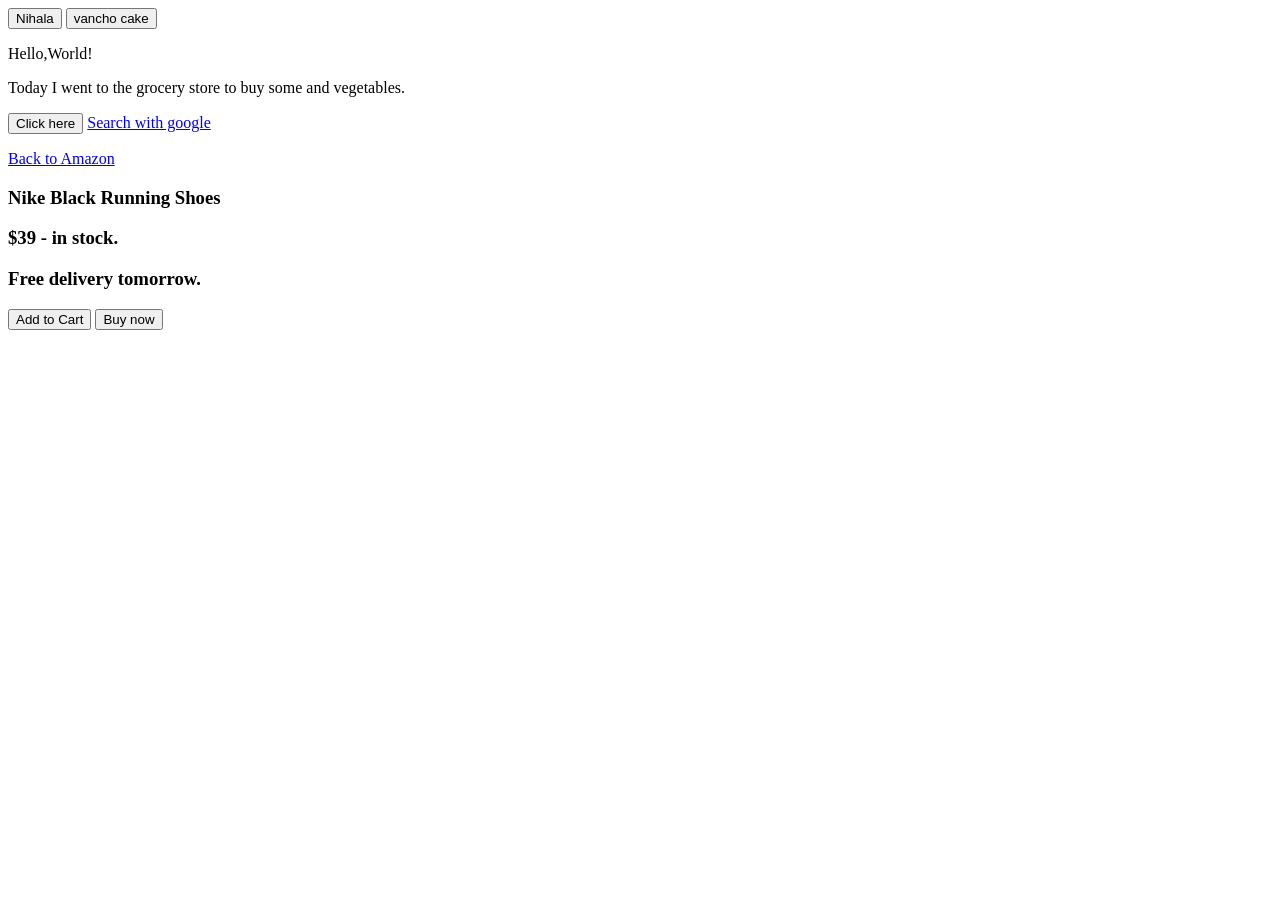
<file: A1.html>
<!DOCTYPE html>
<html lang="en">
<head>
  <meta charset="UTF-8">
  <meta name="viewport" content="width=device-width, initial-scale=1.0">
  <title>button&link</title>
</head>
<body>
  <button>
    Nihala
  </button>
  <button>
    vancho cake
  </button>
  <p>Hello,World!</p>
  <p>
    Today I went to the grocery store to buy some and vegetables.
  </p>
  <button>Click here</button>
  <a href="https://www.google.com/" 
  target="_blank">Search with google
  </a>
  <p>
<a href="https://www.amazon.com/"
target="_blank">Back to Amazon
</a></p>
<h3>
  Nike Black Running Shoes
</h3>
<h3>
  $39 - in stock.
</h3>
<h3>
  Free delivery tomorrow.
</h3>
<button>
  Add to Cart
</button>
<button>
  Buy now
</button>
</body>
</html>
</file>
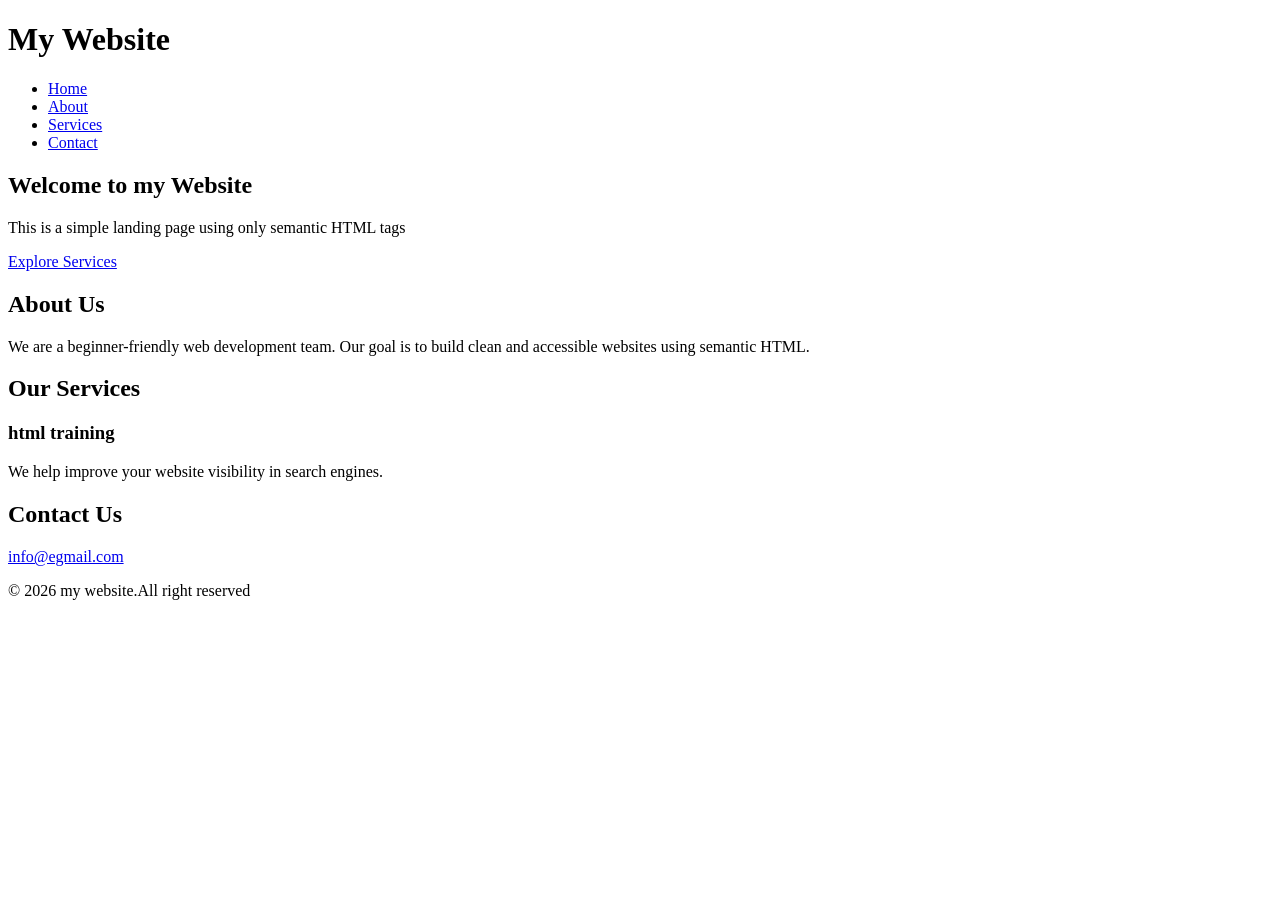
<file: DAY 2.html>
<!DOCTYPE html>
<html lang="en">
<head>
  <meta charset="UTF-8">
  <meta name="viewport" content="width=device-width, initial-scale=1.0">
  <meta name="description" content="Semantic landing page">
  <title>Semantic landing page</title>
</head>
<body>
  <header>
<h1> My Website</h1>
<nav>
  <ul>
    <li><a href="#hero">Home</a></li>
    <li><a href="#about">About</a></li>
    <li><a href="#services">Services</a></li>
    <li><a href="#footer">Contact</a></li>
  </ul>
</nav>
  </header>
  <main>
    <section id="hero">
      <h2>Welcome to my Website</h2>
      <p>This is a simple landing page using only semantic HTML tags</p>
      <a href="#services">Explore Services</a>
      
    </section>
    <section id="about">
      <h2>About Us</h2>
      <p>We are a beginner-friendly web development team. 
        Our goal is to build clean and accessible websites using semantic HTML.
      </p>
    </section>
    <section id="services">
      <h2>Our Services</h2>
      <article>
        <h3>html training</h3>
        <p>
          We help improve your website visibility in search engines.
        </p>
      </article>
    </section>
    
  </main>
  <footer id="footer">
<h2>Contact Us</h2>
<p><a href="my website">info@egmail.com</a></p>
<p>&copy; 2026 my website.All right reserved</p>

</footer>
</body>
</html>
</file>
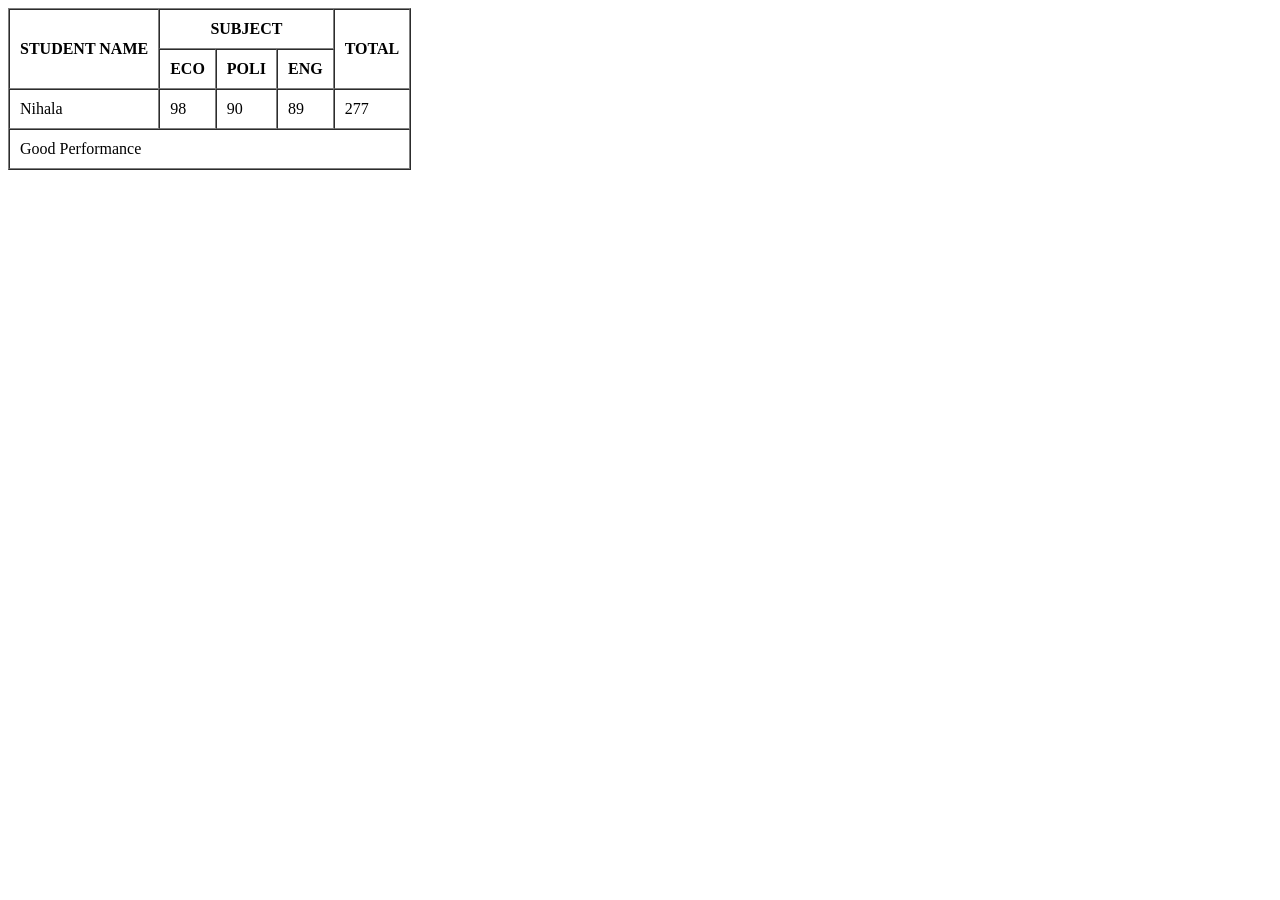
<file: DAY 3 table.html>
<!DOCTYPE html>
<html lang="en">
<head>
  <meta charset="UTF-8">
  <meta name="viewport" content="width=device-width, initial-scale=1.0">
  <title>complex table</title>
</head>

<body>
 
  <table border="1" cellpadding="10" cellspacing="0">
    <tr>
      <th rowspan="2">STUDENT NAME</th>
      <th colspan="3">SUBJECT</th>
      <th rowspan="2">TOTAL</th>
    </tr>
  
<tr>
  <th>ECO</th>
  <th>POLI</th>
  <th>ENG</th>
</tr>

<tr>
  <td>Nihala</td>
  <td>98</td>
  <td>90</td>
  <td>89</td>
  <td>277</td>
</tr>
  <tr>
      <td colspan="5">Good Performance</td>
    </tr>
  </table>

</body>
</html>
</file>
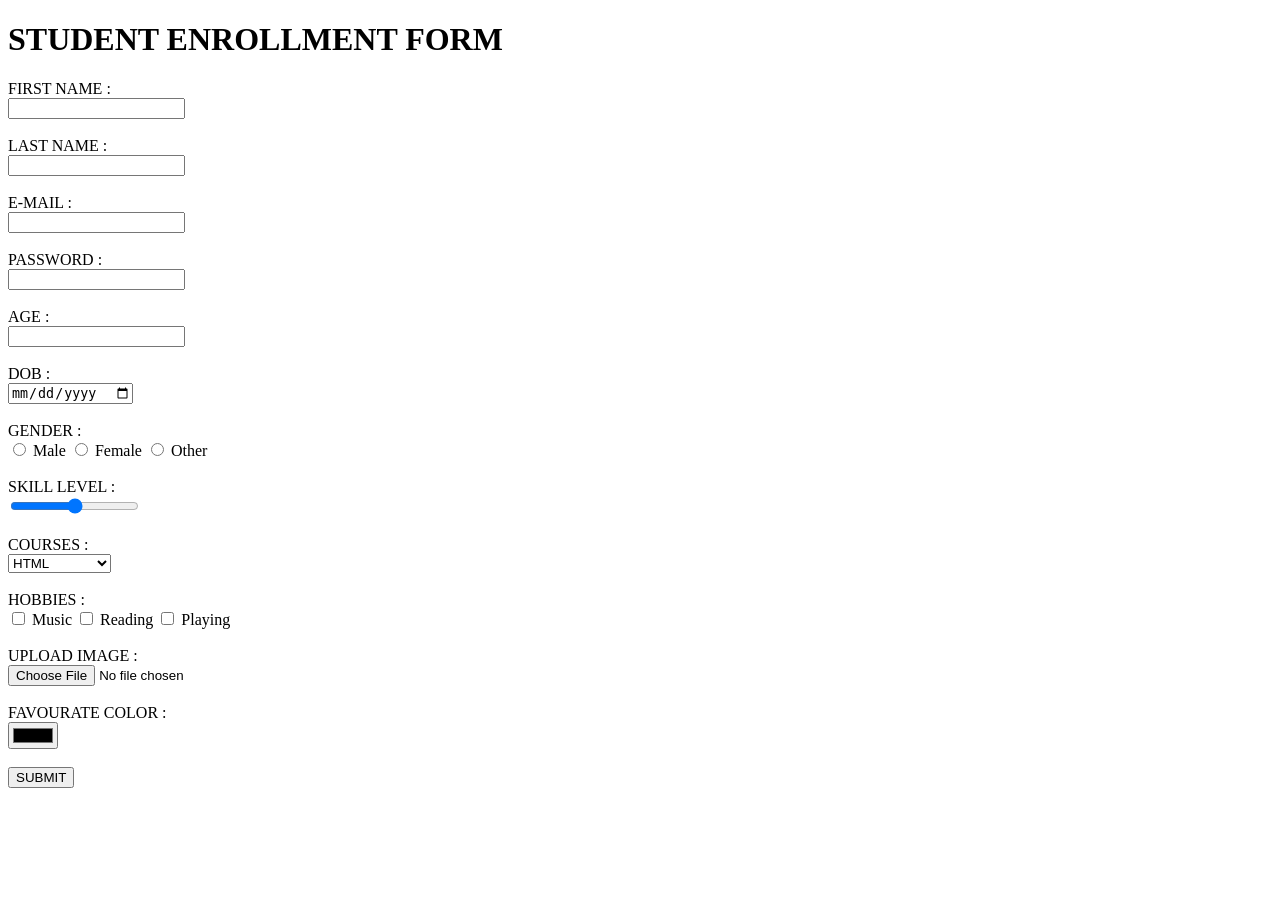
<file: DAY 3.html>
<!DOCTYPE html>
<html lang="en">
<head>
  <meta charset="UTF-8">
  <meta name="viewport" content="width=device-width, initial-scale=1.0">
  <title>enrollment form</title>
</head>
<body>
  <h1>STUDENT ENROLLMENT FORM</h1>
  <form>
  
  <label>  FIRST NAME :</label><br>
  <input type="text" name="username" required> <br><br>
    <label>  LAST NAME :</label><br>
  <input type="text" name="username" required><br><br>

  <label> E-MAIL :</label><br>
  <input type="email" name="email" required><br><br>

  <label> PASSWORD :</label><br>

  <input type="password" name="password" required><br><br>

  <label> AGE :</label><br>
<input type="number" name="age" required><br><br>

<label> DOB :</label><br>
<input type="date" name="date of birth" required><br><br>

<label> GENDER :</label><br>
<input type="radio" name="gender" value="male" required> Male 
<input type="radio" name="gender" value="female" required> Female
<input type="radio" name="gender" value="other" required> Other <br><br>

<label>SKILL LEVEL :</label><br>
<input type="range" name="skills" min="0" max="10"><br><br>

<Label> COURSES :</Label><br>
<select>
  <option>HTML</option>
   <option>CSS</option>
    <option>JAVASCRIPT</option> 
</select><br><br>


<label>HOBBIES :</label><br>
<input type="checkbox" name="hobbies" value="music"> Music 
<input type="checkbox" name="hobbies" value="reading"> Reading
<input type="checkbox" name="hobbies" value="playing"> Playing <br><br>

<label>UPLOAD IMAGE :</label><br>
<input type="file" name="photo"><br><br>

<label> FAVOURATE COLOR :</label><br>
<input type="color" name="color"><br><br>

<input type="submit" value="SUBMIT">

</form>
  
</body>
</html>
</file>
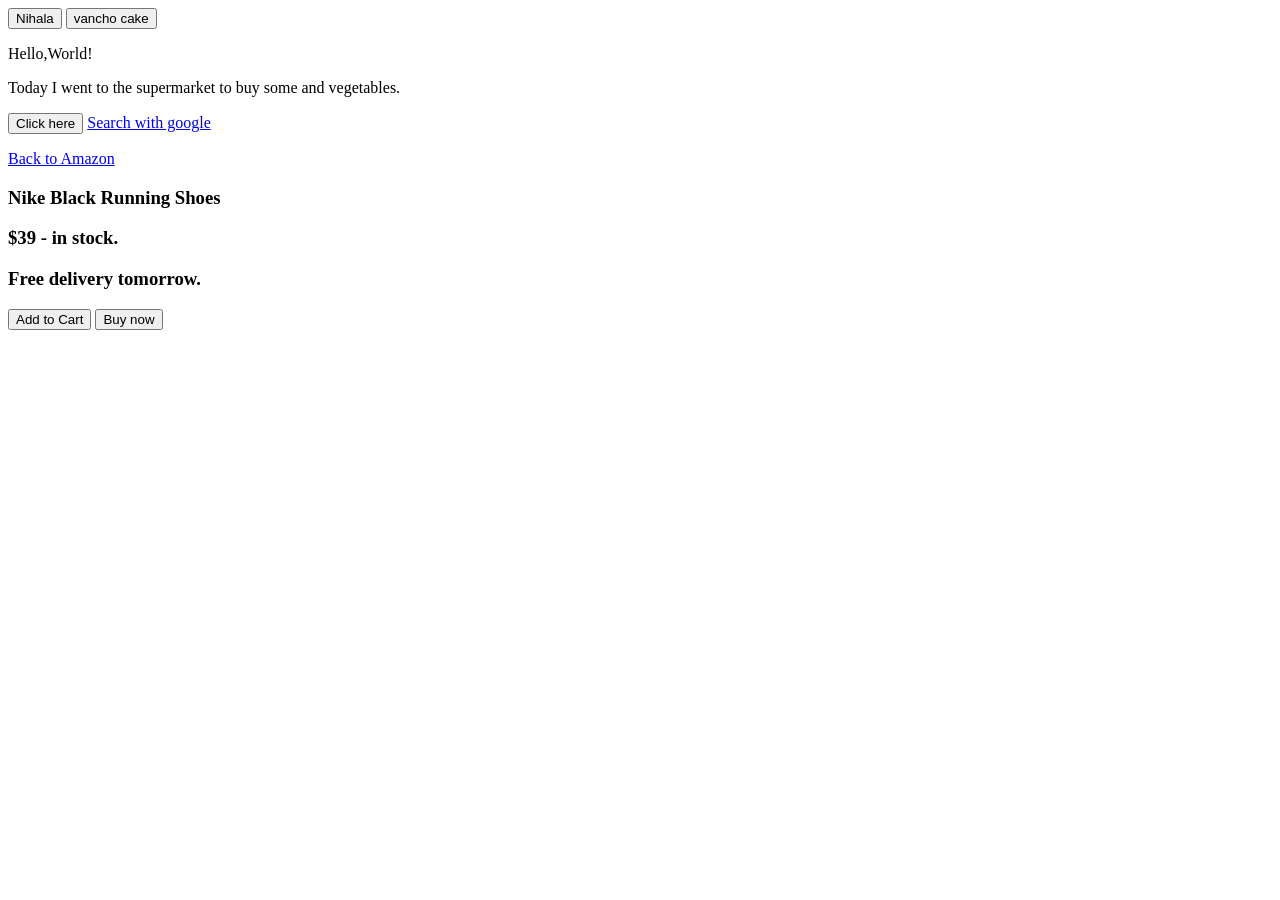
<file: day1/A1.html>
<!DOCTYPE html>
<html lang="en">
<head>
  <meta charset="UTF-8">
  <meta name="viewport" content="width=device-width, initial-scale=1.0">
  <title>button&link</title>
</head>
<body>
  <button>
    Nihala
  </button>
  <button>
    vancho cake
  </button>
  <p>Hello,World!</p>
  <p>
    Today I went to the supermarket to buy some and vegetables.
  </p>
  <button>Click here</button>
  <a href="https://www.google.com/" 
  target="_blank">Search with google
  </a>
  <p>
<a href="https://www.amazon.com/"
target="_blank">Back to Amazon
</a></p>
<h3>
  Nike Black Running Shoes
</h3>
<h3>
  $39 - in stock.
</h3>
<h3>
  Free delivery tomorrow.
</h3>
<button>
  Add to Cart
</button>
<button>
  Buy now
</button>
</body>
</html>
</file>
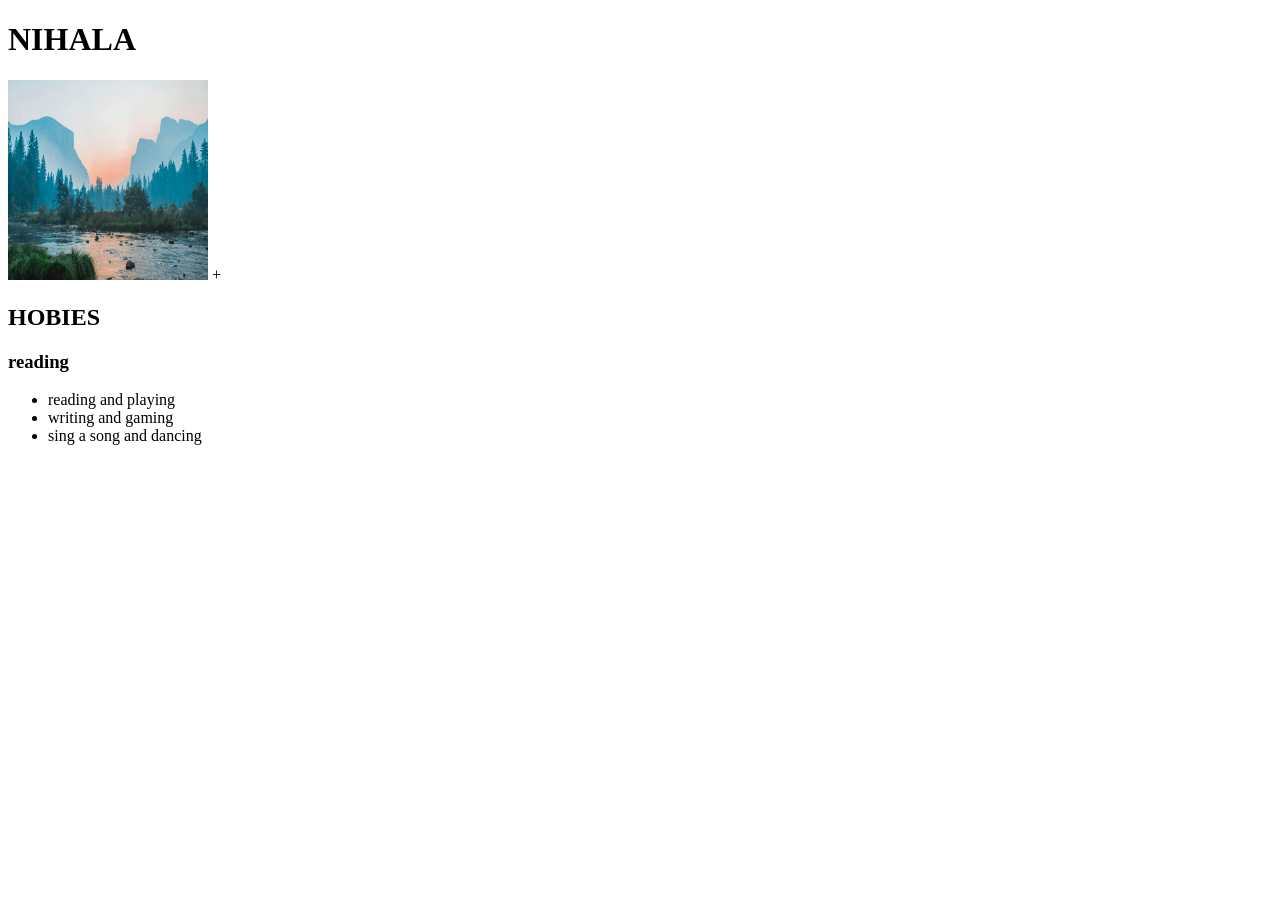
<file: day1/purple.html>
<!doctype html>
<html lang="en">
  <head>
    <meta charset="UTF-8" />
    <meta name="viewport" content="width=device-width, initial-scale=1.0" />
    <title>Document</title>
  </head>
  <body>
    <h1>NIHALA</h1>
    <img src="css.jpg" width="200" height="200"/>
+    <h2>HOBIES</h2>
<h3>reading</h3>
    <ul>
      <li>reading and playing</li>
      <li>writing and gaming</li>
        <li>sing a song and dancing</li>
    </ul>
  </body>
</html>
</file>
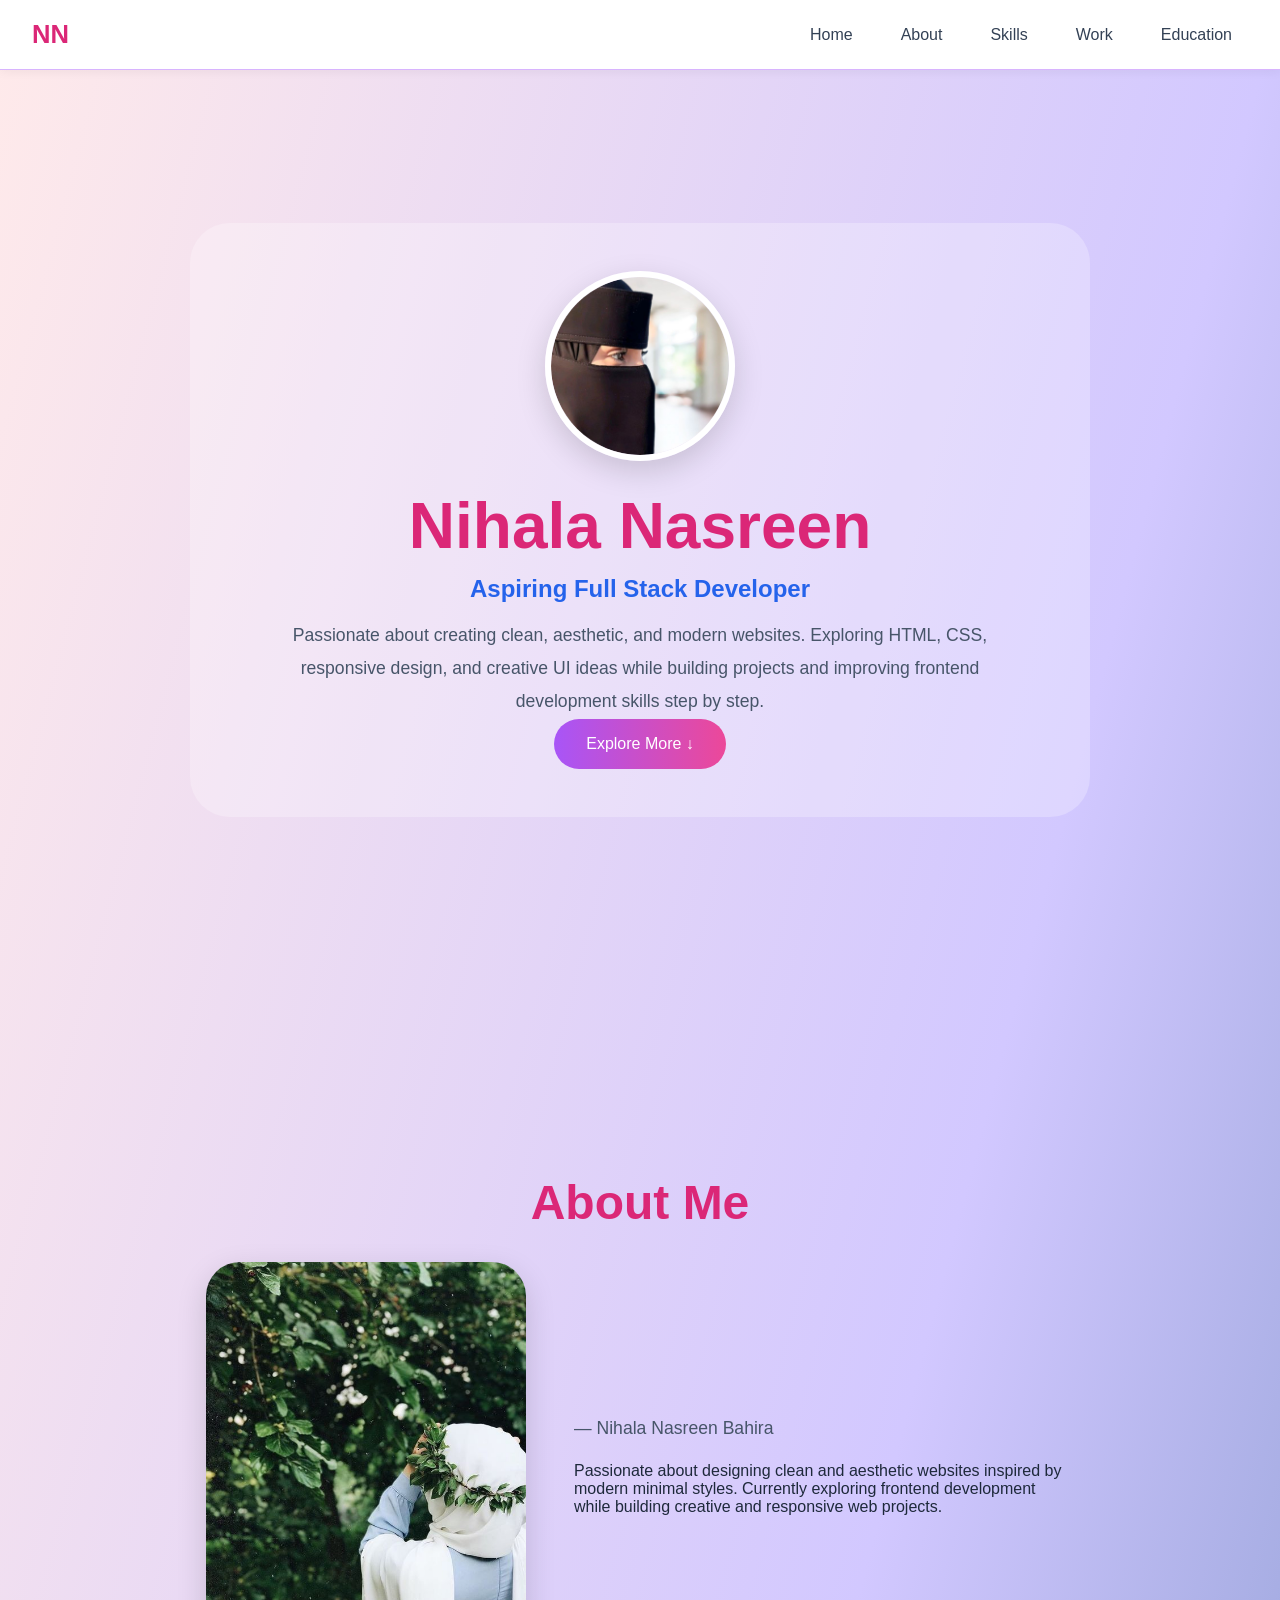
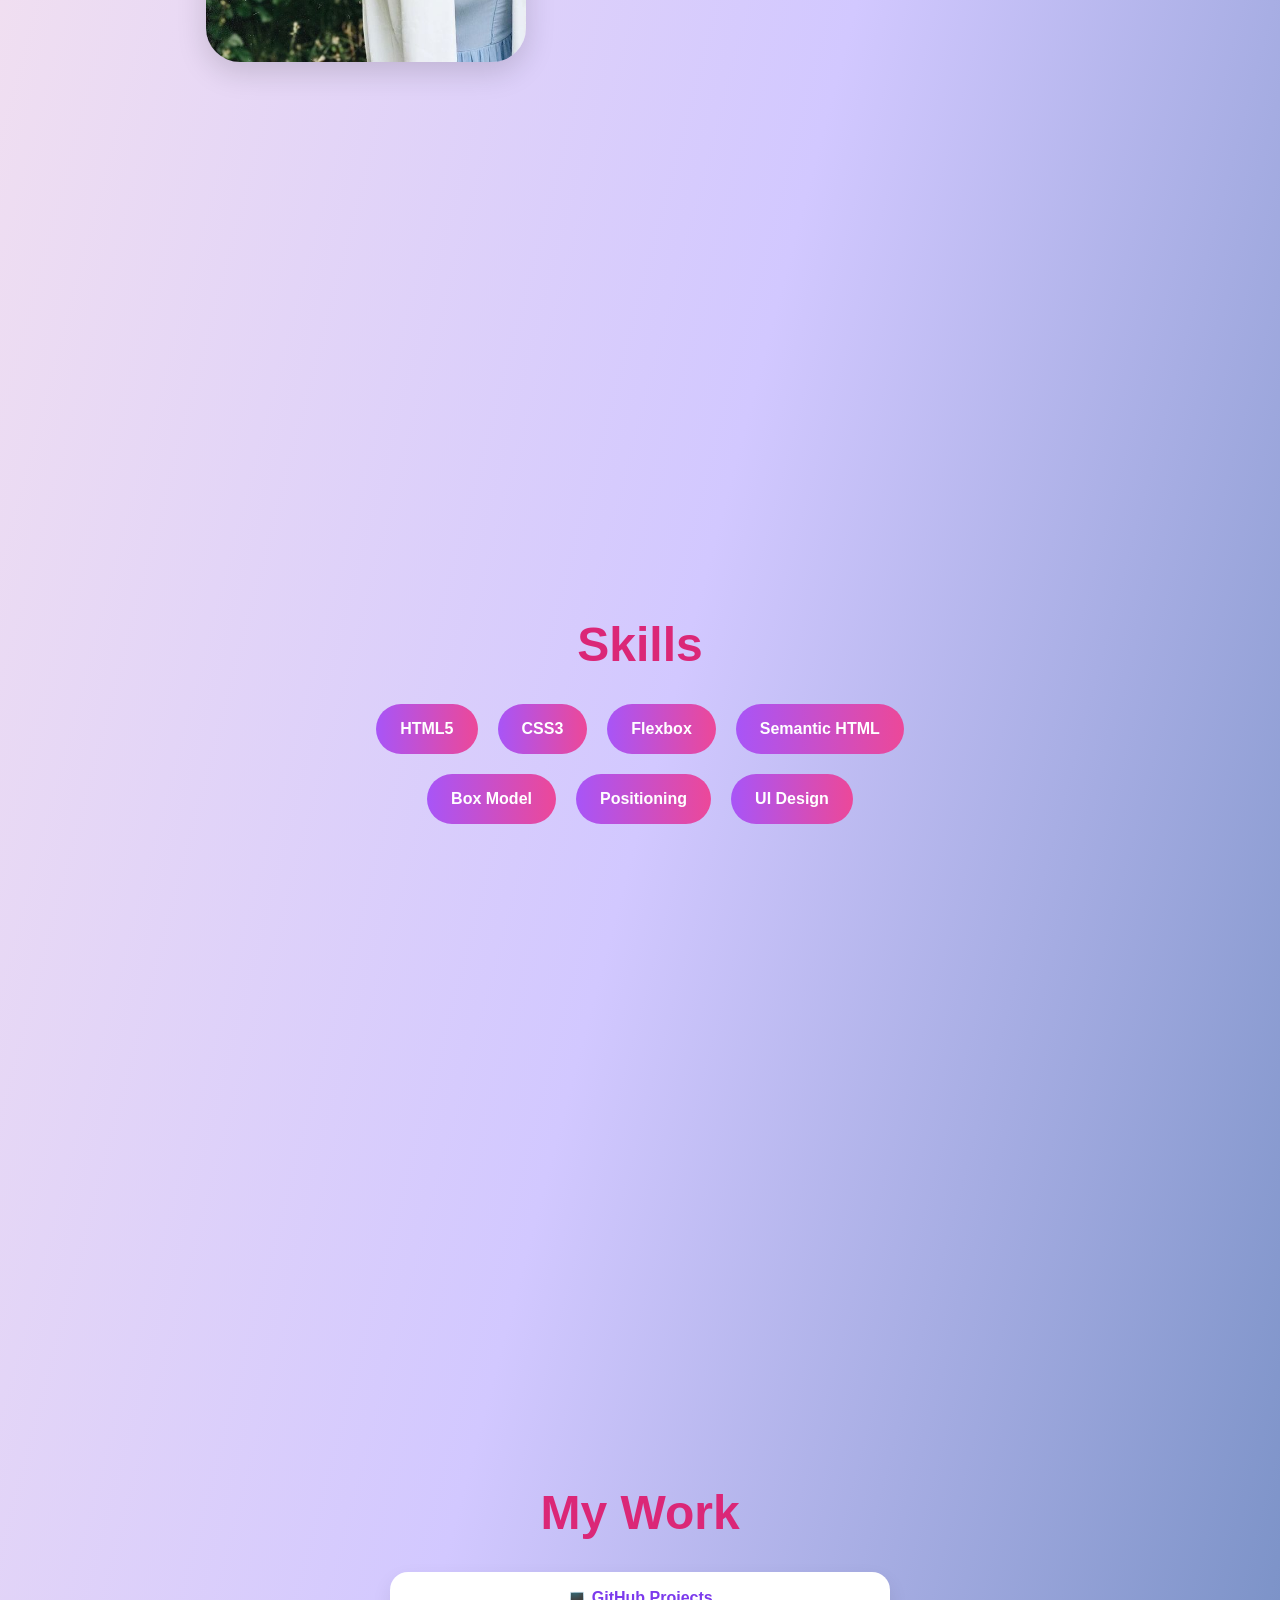
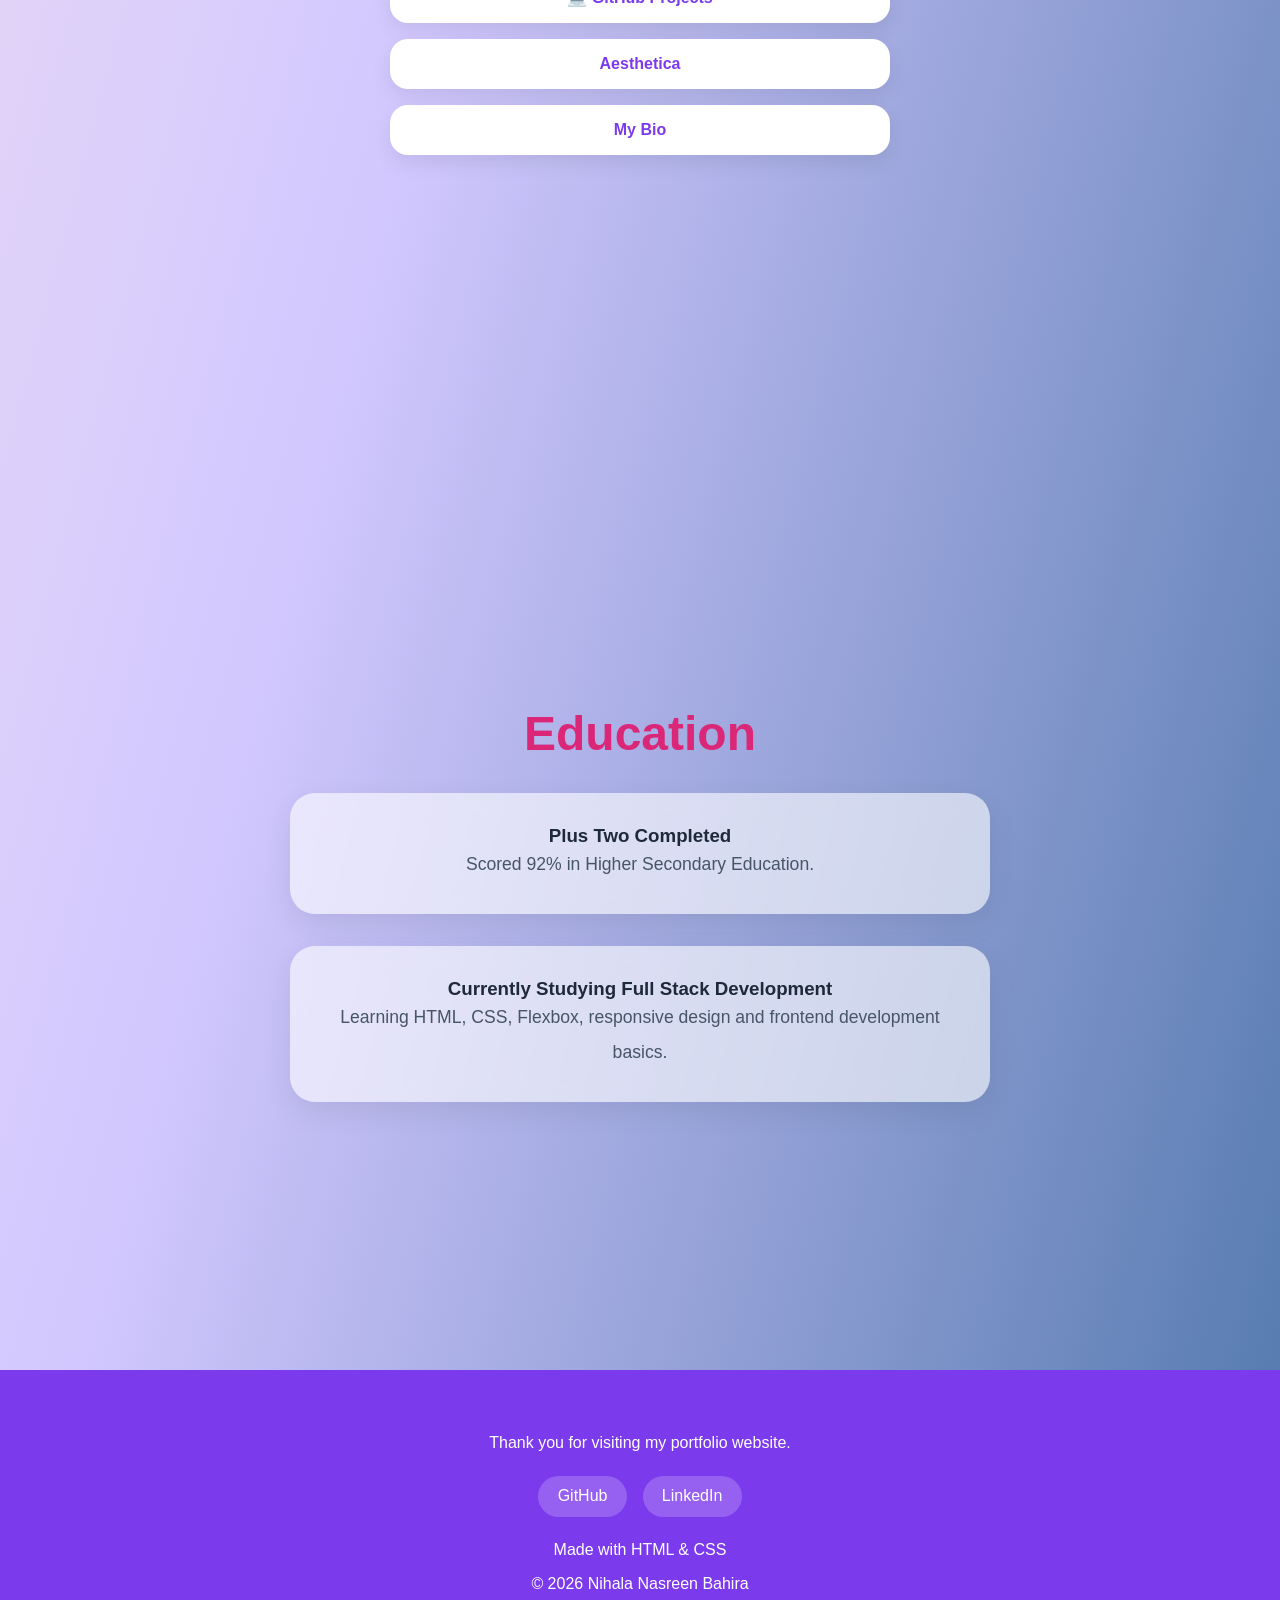
<file: day6/project.html>
<!DOCTYPE html>
<html lang="en">
<head>
  <meta charset="UTF-8" />
  <meta name="viewport" content="width=device-width, initial-scale=1.0"/>

  <title>Nihala Portfolio</title>
  
  <style>

    *{
      margin: 0;
      padding: 0;
      box-sizing: border-box;
      scroll-behavior: smooth;
    }

    body{
      font-family:  cursive, Arial, Helvetica, sans-serif;

      background: linear-gradient(to bottom right,#ffeaea,#d2c8ff,#5178ac);

      color: #1e293b;
    }

    /* NAVBAR */

  nav{

  position: sticky;
  top: 0;

  width: 100%;
  box-shadow: 0 2px 10px rgba(0,0,0,0.05);
  background-color: white;

  padding: 1rem 2rem;

  display: flex;
  justify-content: space-between;
  align-items: center;

  z-index: 1000;

  border-bottom: 1px solid #d8b4fe;

}

    nav h1{
      font-size: 1.6rem;
      color: #db2777;
      
    }

    .nav-links{
      display: flex;
      gap: 1rem;
      flex-wrap: wrap;
    }

    .nav-links a{
      text-decoration: none;

      color: #334155;

      padding: 0.6rem 1rem;

      border-radius: 30px;

      transition: 0.3s;
    }

    .nav-links a:hover{
      background-color: #b09ef7;
      color: white;
    }

    /* HERO */

    .hero{
      min-height: 100vh;

      display: flex;
      justify-content: center;
      align-items: center;

      padding: 2rem;

      text-align: center;
    }

    .hero-content{
  background-color: rgba(255,255,255,0.25);

  padding: 3rem;

  border-radius: 40px;

  width: 100%;
  max-width: 900px;
}

    .hero img{
      width: 190px;
      height: 190px;

      border-radius: 50%;

      object-fit: cover;

      border: 6px solid white;

      box-shadow: 0 10px 30px rgba(0,0,0,0.15);

      margin-bottom: 1.5rem;
    }

    .hero h2{
      font-size: 4rem;

      margin-bottom: 0.7rem;
      color: #db2777;
    }

    .hero h3{
      color: #2563eb;

      margin-bottom: 1rem;

      font-size: 1.5rem;
    }

    .hero p{
      line-height: 1.9;

      color: #475569;

      font-size: 1.1rem;
      text-align: center;

      margin-bottom: 2rem;
      max-width: 750px;
      margin: auto;
    }

    .hero-btn{
      text-decoration: none;

      background: linear-gradient(to right,#a855f7,#ec4899);

      color: white;

      padding: 1rem 2rem;

      border-radius: 50px;

      display: inline-block;

      transition: 0.3s;
    }

    .hero-btn:hover{
      transform: translateY(-4px) scale(1.03);
    }

    /* COMMON SECTION */

    .section{
      min-height: 100vh;

      display: flex;
      justify-content: center;
      align-items: center;

      padding: 5rem 2rem;
    }

    .section-content{
      max-width: 1100px;
      width: 100%;
    }

    .section h2{
      font-size: 3rem;

      margin-bottom: 2rem;

      text-align: center;

      color: #db2777;
    }

    /* ABOUT */
     
    .about-container{
      display: flex;
      align-items: center;
      justify-content: center;

      gap: 3rem;

      flex-wrap: wrap;
    }
     .fullname{
  color: #db2777;
  font-size: 1.1rem;
  margin-bottom: 1rem;
}
    .about-image img{
      width: 320px;

      border-radius: 34px;

      box-shadow: 0 10px 30px rgba(0,0,0,0.15);
    }

    .about-text{
      max-width: 500px;
      text-align: left;
    }

    .about-text p{
      line-height: 2;
      
      color: #475569;

      font-size: 1.1rem;
    }

    /* SKILLS */
  
      .skills-container{
  display: flex;
  justify-content: center;
  gap: 20px;
  flex-wrap: wrap;

  width: 60%;
  margin: auto;
}

    .skill{
      background: linear-gradient(to right,#a855f7,#ec4899);

      color: white;

      padding: 1rem 1.5rem;

      border-radius: 40px;

      font-weight: bold;

      transition: 0.3s;
    }

    .skill:hover{
      transform: scale(1.08);
    }

    /* WORK */

    .work-links{
      display: flex;
      flex-direction: column;

      gap: 1rem;

      max-width: 500px;

      margin: 2rem auto 0;
    }

    .work-links a{
      text-decoration: none;

      background: white;

      color: #7c3aed;

      padding: 1rem;

      border-radius: 18px;

      text-align: center;

      font-weight: bold;

      box-shadow: 0 8px 20px rgba(0,0,0,0.08);

      transition: 0.3s;
    }

    .work-links a:hover{
      transform: translateY(-4px);
      background: #f5d0fe;
    }

    /* EDUCATION */

    .education-box{
      background: rgba(255,255,255,0.6);

      padding: 2rem;

      border-radius: 25px;

      backdrop-filter: blur(10px);

      box-shadow: 0 10px 30px rgba(0,0,0,0.08);

      max-width: 700px;

      margin: auto;

      text-align: center;

       margin-bottom: 2rem
    }

    .education-box p{
      line-height: 2;

      color: #475569;

      font-size: 1.1rem;
    }

    /* FOOTER */

    footer{
      background: #7c3aed;

      color: white;

      padding: 3rem 2rem;

      text-align: center;
    }

    .footer-container{
      max-width: 1000px;
      margin: auto;
    }

    .footer-container h2{
      margin-bottom: 1rem;
    }

    .footer-links{
      display: flex;
      justify-content: center;
      flex-wrap: wrap;

      gap: 1rem;

      margin: 1.5rem 0;
    }

    .footer-links a{
      text-decoration: none;

      color: white;

      background-color: rgba(255,255,255,0.2);

      padding: 0.7rem 1.2rem;

      border-radius: 30px;

      transition: 0.3s;
    }

    .footer-links a:hover{
      background-color: white;
      color: #7c3aed;
    }

    footer p{
      margin-top: 1rem;
    }

    
    /* MOBILE */

    @media(max-width:768px){

      nav{
        flex-direction: column;
        gap: 1rem;
      }

      .hero h2{
        font-size: 2.5rem;
      }

      .section h2{
        font-size: 2.2rem;
      }

      .about-image img{
        width: 100%;
        max-width: 320px;
      }

    }

  </style>

</head>

<body>

  <!-- NAVBAR -->

  <nav>

    <h1>NN</h1>

    <div class="nav-links">

      <a href="#home">Home</a>

      <a href="#about">About</a>

      <a href="#skills">Skills</a>

      <a href="#work">Work</a>

      <a href="#education">Education</a>

    </div>

  </nav>

  <!-- HERO -->

  <section class="hero" id="home">

    <div class="hero-content">

      <img src="download.jpg" alt="profile">

      <h2>Nihala Nasreen</h2>

      <h3>Aspiring Full Stack Developer </h3>

     <p>
  Passionate about creating clean, aesthetic, and modern
  websites. Exploring HTML, CSS, responsive design, and
  creative UI ideas while building projects and improving
  frontend development skills step by step.
</p>

      <a href="#about" class="hero-btn">
        Explore More ↓
      </a>

    </div>

  </section>

  <!-- ABOUT -->

  <section class="section" id="about">

    <div class="section-content">

      <h2>About Me</h2>

      <div class="about-container">

        <div class="about-image">

          <img 
          src="download (1).jpg"
          alt="about image">

        </div>

        <div class="about-text">
       <p class="fullname">
  — Nihala Nasreen Bahira
</p>
      
  Passionate about designing clean and aesthetic websites
  inspired by modern minimal styles. Currently exploring
  frontend development while building creative and responsive
  web projects.

      </p>

        </div>

      </div>

    </div>

  </section>

  <!-- SKILLS -->

  <section class="section" id="skills">

    <div class="section-content">

      <h2>Skills</h2>

      <div class="skills-container">
        <div class="skill">HTML5</div>

<div class="skill">CSS3</div>

<div class="skill">Flexbox</div>



<div class="skill">Semantic HTML</div>

<div class="skill">Box Model</div>

<div class="skill">Positioning</div>

<div class="skill">UI Design</div>

       
      </div>

    </div>

  </section>

  <!-- WORK -->

  <section class="section" id="work">

    <div class="section-content">

      <h2>My Work</h2>

      <div class="work-links">

        <a href="https://github.com/" target="_blank">
          💻 GitHub Projects
        </a>

        <a href=" https://nihalapkd2008-debug.github.io/day5/" target="_blank">
          Aesthetica
        </a>

        
        <a href=" https://nihalapkd2008-debug.github.io/Biography/" target="_blank">
          My Bio
        </a>

      </div>

    </div>

  </section>

  <!-- EDUCATION -->

<section class="section" id="education">

  <div class="section-content">

    <h2>Education</h2>

    <div class="education-box">

      <h3>Plus Two Completed</h3>

      <p>
        Scored 92% in Higher Secondary Education.
      </p>

    </div>

    <div class="education-box">

      <h3>Currently Studying Full Stack Development</h3>

      <p>
        Learning HTML, CSS, Flexbox, responsive design 
        and frontend development basics.
      </p>

    </div>

  </div>

</section>

  <!-- FOOTER -->

  <footer>

    <div class="footer-container">


      <p>
        Thank you for visiting my portfolio website.
      </p>

      <div class="footer-links">

        <a href="https://github.com/" target="_blank">
          GitHub
        </a>

        <a href="https://www.linkedin.com/" target="_blank">
          LinkedIn
        </a>

      

      </div>
      <p>
        Made with HTML & CSS 
      </p>
     <p>
  © 2026 Nihala Nasreen Bahira
</p>
    </div>

  </footer>

  

</body>
</html>
</file>
